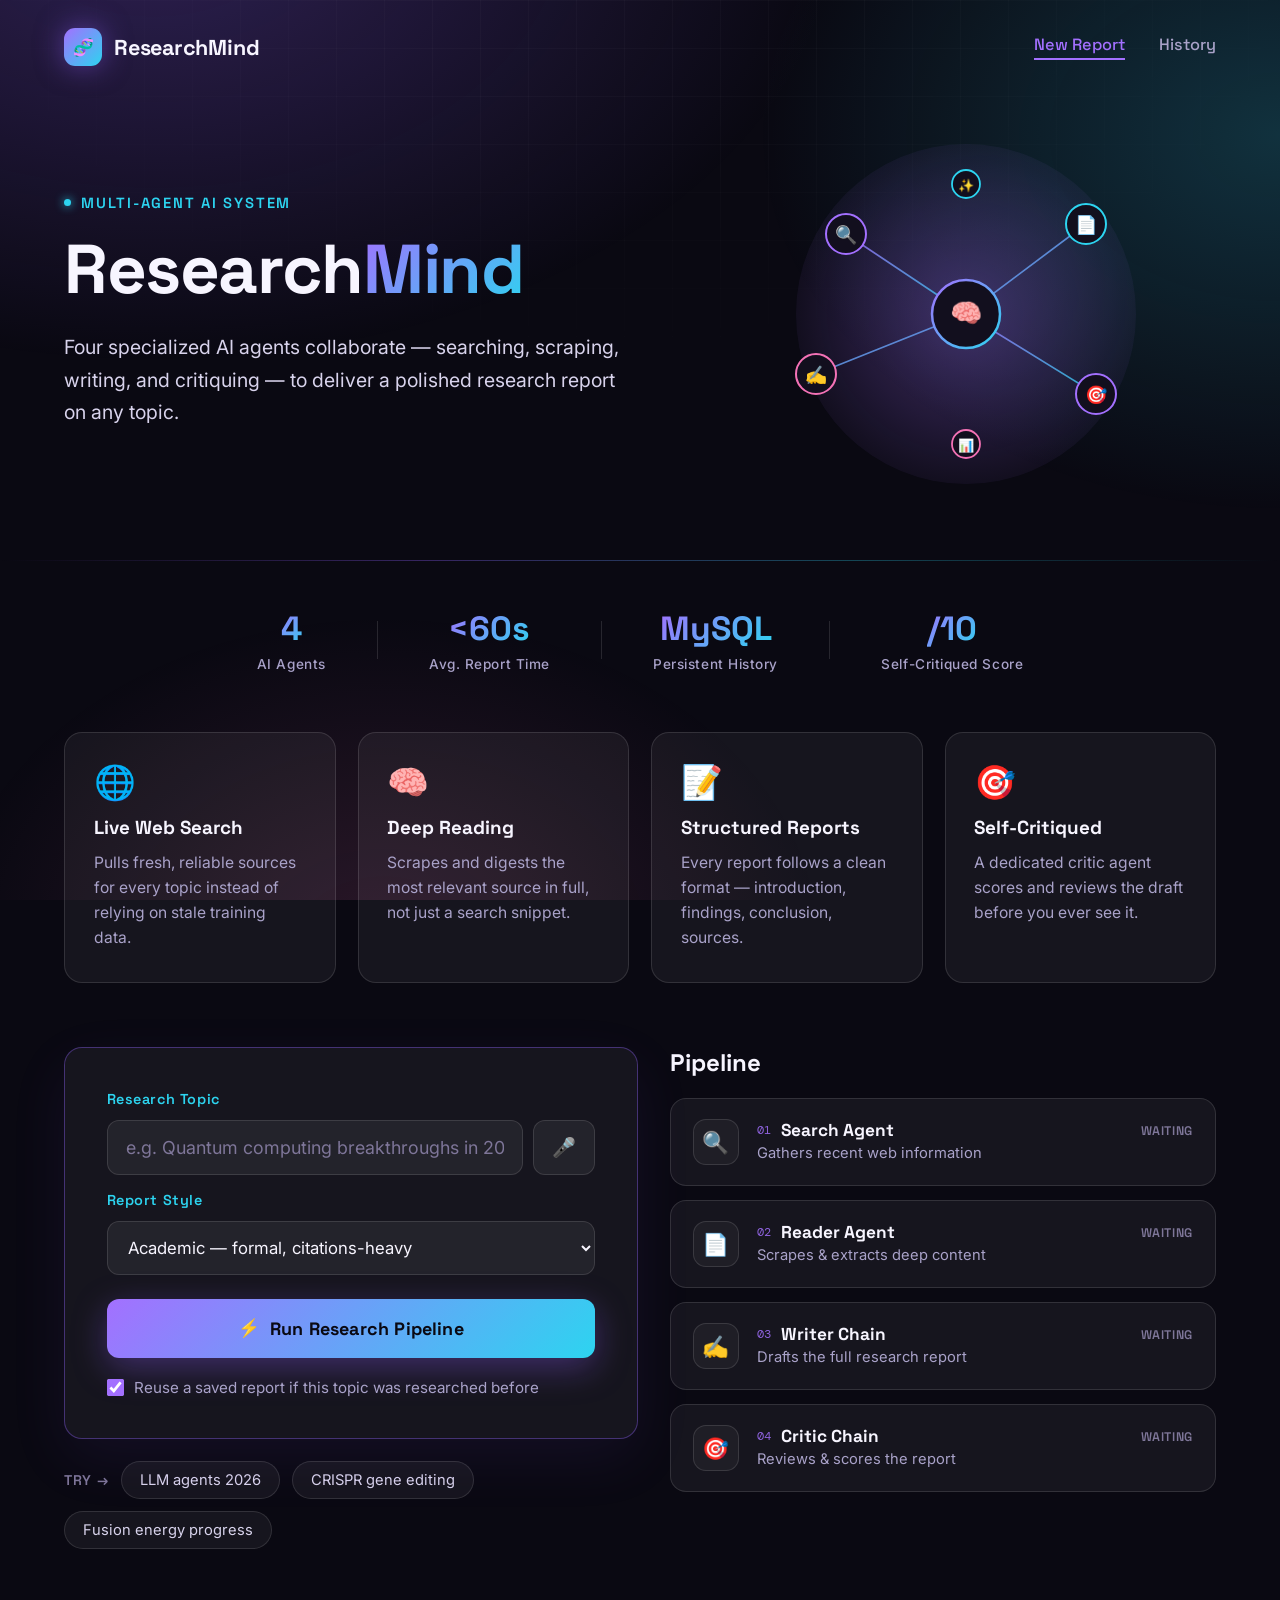
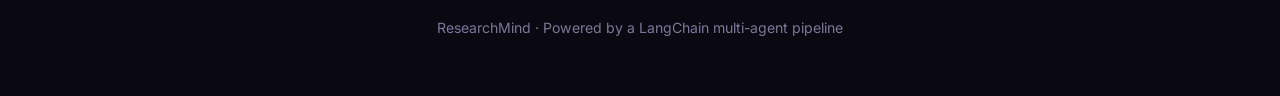
<file: frontant/index.html>
<!DOCTYPE html>
<html lang="en">
<head>
<meta charset="UTF-8">
<meta name="viewport" content="width=device-width, initial-scale=1.0">
<title>ResearchMind — AI Research Assistant</title>
<link rel="stylesheet" href="style.css">
<link rel="preconnect" href="https://fonts.googleapis.com">
<link href="https://fonts.googleapis.com/css2?family=Space+Grotesk:wght@500;600;700&family=DM+Mono:wght@300;400;500&family=Inter:wght@400;500;600&display=swap" rel="stylesheet">
</head>
<body>

  <div class="bg-glow"></div>
  <div class="bg-grid"></div>

  <nav class="navbar">
    <div class="brand">
      <span class="brand-mark">🧬</span>
      <span class="brand-name">ResearchMind</span>
    </div>
    <div class="nav-links">
      <a href="index.html" class="active">New Report</a>
      <a href="history.html">History</a>
    </div>
  </nav>

  <header class="hero">
    <div class="hero-copy">
      <span class="eyebrow"><span class="dot"></span> Multi-Agent AI System</span>
      <h1 class="logo-lockup">Research<em>Mind</em></h1>
      <p class="subtext">Four specialized AI agents collaborate — searching, scraping, writing, and critiquing — to deliver a polished research report on any topic.</p>
    </div>
    <div class="hero-visual" aria-hidden="true">
      <svg viewBox="0 0 420 380" xmlns="http://www.w3.org/2000/svg">
        <defs>
          <linearGradient id="g1" x1="0" y1="0" x2="1" y2="1">
            <stop offset="0%" stop-color="#a370ff"/>
            <stop offset="100%" stop-color="#2dd4f0"/>
          </linearGradient>
          <radialGradient id="g2" cx="50%" cy="50%" r="60%">
            <stop offset="0%" stop-color="#a370ff" stop-opacity="0.35"/>
            <stop offset="100%" stop-color="#a370ff" stop-opacity="0"/>
          </radialGradient>
        </defs>
        <circle cx="210" cy="190" r="170" fill="url(#g2)"/>
        <g fill="none" stroke="url(#g1)" stroke-width="1.6" opacity="0.8">
          <line x1="210" y1="190" x2="90" y2="110"/>
          <line x1="210" y1="190" x2="330" y2="100"/>
          <line x1="210" y1="190" x2="60" y2="250"/>
          <line x1="210" y1="190" x2="340" y2="270"/>
          <line x1="210" y1="190" x2="210" y2="60"/>
          <line x1="210" y1="190" x2="210" y2="320"/>
        </g>
        <circle cx="210" cy="190" r="34" fill="#120f1e" stroke="url(#g1)" stroke-width="2.5"/>
        <text x="210" y="198" text-anchor="middle" font-size="26">🧠</text>
        <g>
          <circle cx="90" cy="110" r="20" fill="#120f1e" stroke="#a370ff" stroke-width="2"/>
          <text x="90" y="117" text-anchor="middle" font-size="18">🔍</text>
        </g>
        <g>
          <circle cx="330" cy="100" r="20" fill="#120f1e" stroke="#2dd4f0" stroke-width="2"/>
          <text x="330" y="107" text-anchor="middle" font-size="18">📄</text>
        </g>
        <g>
          <circle cx="60" cy="250" r="20" fill="#120f1e" stroke="#f472b6" stroke-width="2"/>
          <text x="60" y="257" text-anchor="middle" font-size="18">✍️</text>
        </g>
        <g>
          <circle cx="340" cy="270" r="20" fill="#120f1e" stroke="#a370ff" stroke-width="2"/>
          <text x="340" y="277" text-anchor="middle" font-size="18">🎯</text>
        </g>
        <g>
          <circle cx="210" cy="60" r="14" fill="#120f1e" stroke="#2dd4f0" stroke-width="1.8"/>
          <text x="210" y="66" text-anchor="middle" font-size="13">✨</text>
        </g>
        <g>
          <circle cx="210" cy="320" r="14" fill="#120f1e" stroke="#f472b6" stroke-width="1.8"/>
          <text x="210" y="326" text-anchor="middle" font-size="13">📊</text>
        </g>
      </svg>
    </div>
  </header>

  <div class="divider"></div>

  <section class="stats-strip">
    <div class="stat-item">
      <span class="stat-number">4</span>
      <span class="stat-label">AI Agents</span>
    </div>
    <div class="stat-divider"></div>
    <div class="stat-item">
      <span class="stat-number">&lt;60s</span>
      <span class="stat-label">Avg. Report Time</span>
    </div>
    <div class="stat-divider"></div>
    <div class="stat-item">
      <span class="stat-number">MySQL</span>
      <span class="stat-label">Persistent History</span>
    </div>
    <div class="stat-divider"></div>
    <div class="stat-item">
      <span class="stat-number">/10</span>
      <span class="stat-label">Self-Critiqued Score</span>
    </div>
  </section>

  <section class="feature-grid">
    <div class="feature-card">
      <div class="feature-icon">🌐</div>
      <h4>Live Web Search</h4>
      <p>Pulls fresh, reliable sources for every topic instead of relying on stale training data.</p>
    </div>
    <div class="feature-card">
      <div class="feature-icon">🧠</div>
      <h4>Deep Reading</h4>
      <p>Scrapes and digests the most relevant source in full, not just a search snippet.</p>
    </div>
    <div class="feature-card">
      <div class="feature-icon">📝</div>
      <h4>Structured Reports</h4>
      <p>Every report follows a clean format — introduction, findings, conclusion, sources.</p>
    </div>
    <div class="feature-card">
      <div class="feature-icon">🎯</div>
      <h4>Self-Critiqued</h4>
      <p>A dedicated critic agent scores and reviews the draft before you ever see it.</p>
    </div>
  </section>

  <section class="main-grid">

    <div class="input-col">
      <form id="research-form" class="input-card">
        <label for="topic-input" class="input-label">Research Topic</label>
        <div class="input-with-mic">
          <input
            type="text"
            id="topic-input"
            placeholder="e.g. Quantum computing breakthroughs in 2026"
            autocomplete="off"
            required
          >
          <button type="button" id="mic-btn" title="Speak your topic">🎤</button>
        </div>

        <label for="template-select" class="input-label" style="margin-top: 16px;">Report Style</label>
        <select id="template-select">
          <option value="academic">Academic — formal, citations-heavy</option>
          <option value="business">Business — concise, action-oriented</option>
          <option value="casual">Casual — simple, easy to read</option>
        </select>

        <button type="submit" id="submit-btn">
          <span class="btn-bolt">⚡</span>
          <span class="btn-label">Run Research Pipeline</span>
        </button>

        <label class="cache-toggle">
          <input type="checkbox" id="use-cache" checked>
          <span>Reuse a saved report if this topic was researched before</span>
        </label>
      </form>

      <div class="chips">
        <span class="chips-label">TRY →</span>
        <span class="chip" data-topic="LLM agents in 2026">LLM agents 2026</span>
        <span class="chip" data-topic="CRISPR gene editing">CRISPR gene editing</span>
        <span class="chip" data-topic="Fusion energy progress">Fusion energy progress</span>
      </div>
    </div>

    <div class="pipeline-col">
      <h3 class="pipeline-heading">Pipeline</h3>

      <div class="step-card" data-step="search">
        <div class="step-icon">🔍</div>
        <div class="step-info">
          <div class="step-top">
            <span class="step-num">01</span>
            <span class="step-title">Search Agent</span>
          </div>
          <span class="step-desc">Gathers recent web information</span>
        </div>
        <span class="step-status">WAITING</span>
      </div>

      <div class="step-card" data-step="read">
        <div class="step-icon">📄</div>
        <div class="step-info">
          <div class="step-top">
            <span class="step-num">02</span>
            <span class="step-title">Reader Agent</span>
          </div>
          <span class="step-desc">Scrapes &amp; extracts deep content</span>
        </div>
        <span class="step-status">WAITING</span>
      </div>

      <div class="step-card" data-step="write">
        <div class="step-icon">✍️</div>
        <div class="step-info">
          <div class="step-top">
            <span class="step-num">03</span>
            <span class="step-title">Writer Chain</span>
          </div>
          <span class="step-desc">Drafts the full research report</span>
        </div>
        <span class="step-status">WAITING</span>
      </div>

      <div class="step-card" data-step="critic">
        <div class="step-icon">🎯</div>
        <div class="step-info">
          <div class="step-top">
            <span class="step-num">04</span>
            <span class="step-title">Critic Chain</span>
          </div>
          <span class="step-desc">Reviews &amp; scores the report</span>
        </div>
        <span class="step-status">WAITING</span>
      </div>
    </div>

  </section>

  <!-- Result Panel -->
  <section id="result-panel" class="result-panel hidden">

    <div class="result-header">
      <div>
        <p class="result-topic-label">Report on</p>
        <h2 id="result-topic"></h2>
      </div>
      <div class="result-actions">
        <span id="cache-badge" class="badge hidden">From history</span>
        <button id="download-btn" class="ghost-btn">Download .md</button>
      </div>
    </div>

    <div class="result-grid">
      <article class="report-card">
        <h3>Report</h3>
        <div id="report-content" class="report-body"></div>
      </article>

      <aside class="critic-card">
        <h3>Critic Review</h3>
        <div id="critic-content" class="critic-body"></div>
      </aside>
    </div>
  </section>

  <div id="error-banner" class="error-banner hidden"></div>

  <p class="footer-notice">ResearchMind · Powered by a LangChain multi-agent pipeline</p>

  <script src="render.js"></script>
  <script src="script.js"></script>
</body>
</html>
</file>
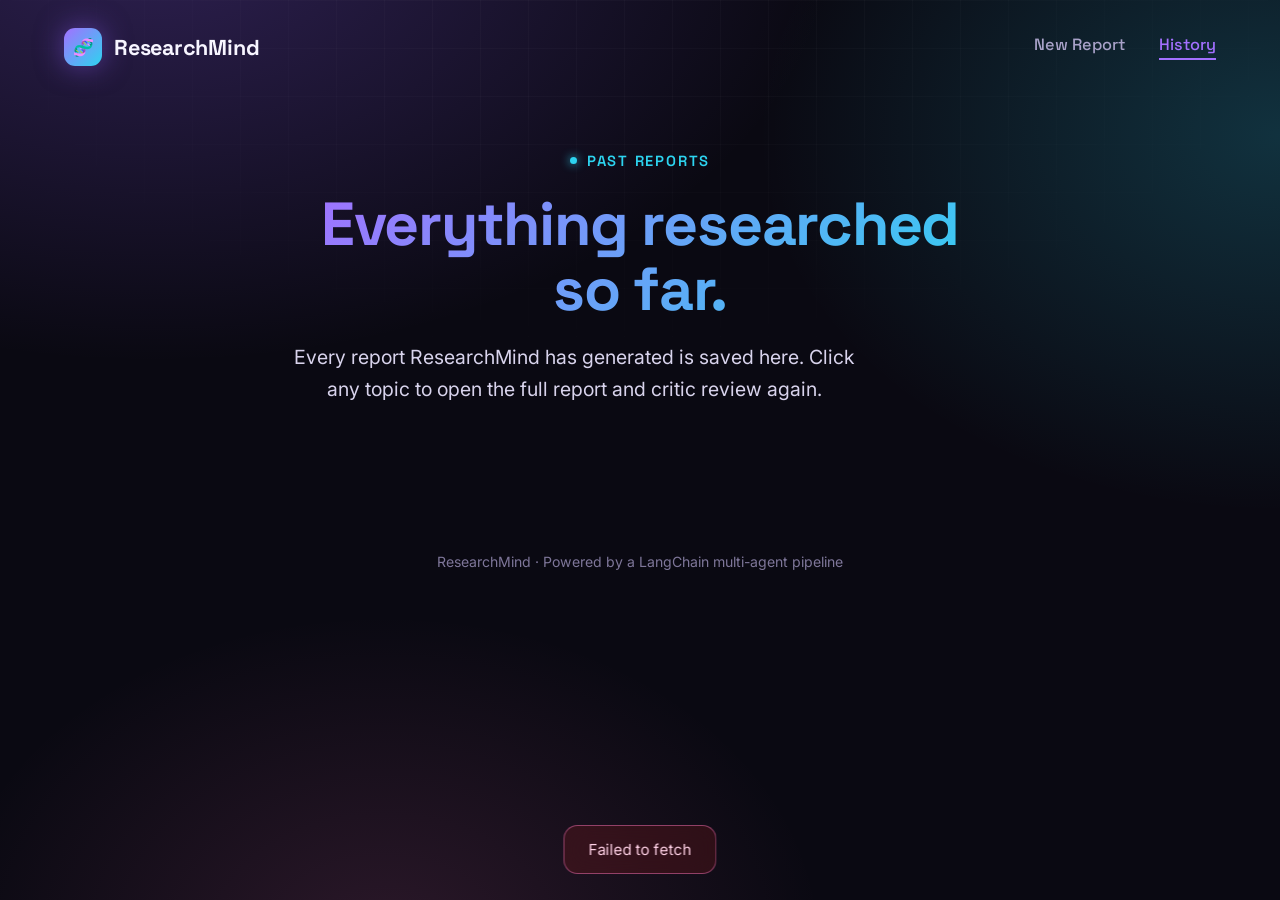
<file: frontant/history.html>
<!DOCTYPE html>
<html lang="en">
<head>
<meta charset="UTF-8">
<meta name="viewport" content="width=device-width, initial-scale=1.0">
<title>History — ResearchMind</title>
<link rel="stylesheet" href="style.css">
<link rel="preconnect" href="https://fonts.googleapis.com">
<link href="https://fonts.googleapis.com/css2?family=Space+Grotesk:wght@500;600;700&family=DM+Mono:wght@300;400;500&family=Inter:wght@400;500;600&display=swap" rel="stylesheet">
</head>
<body>

  <div class="bg-glow"></div>
  <div class="bg-grid"></div>

  <nav class="navbar">
    <div class="brand">
      <span class="brand-mark">🧬</span>
      <span class="brand-name">ResearchMind</span>
    </div>
    <div class="nav-links">
      <a href="index.html">New Report</a>
      <a href="history.html" class="active">History</a>
    </div>
  </nav>

  <main class="history-hero">
    <p class="eyebrow" style="justify-content:center;"><span class="dot"></span> Past Reports</p>
    <h1>Everything researched<br>so far.</h1>
    <p class="subtext">Every report ResearchMind has generated is saved here. Click any topic to open the full report and critic review again.</p>
  </main>

  <section class="history-panel">
    <div id="history-list" class="history-list">
      <!-- Rows get injected here by history.js -->
    </div>

    <div id="empty-state" class="empty-state hidden">
      <p>No reports yet.</p>
      <a href="index.html" class="ghost-btn">Generate your first report →</a>
    </div>
  </section>

  <!-- Detail view (shown when a history row is clicked) -->
  <section id="detail-panel" class="result-panel hidden">
    <div class="result-header">
      <div>
        <p class="result-topic-label">Report on</p>
        <h2 id="detail-topic"></h2>
      </div>
      <div class="result-actions">
        <button id="back-btn" class="ghost-btn">← Back to list</button>
      </div>
    </div>

    <div class="result-grid">
      <article class="report-card">
        <h3>Report</h3>
        <div id="detail-report" class="report-body"></div>
      </article>

      <aside class="critic-card">
        <h3>Critic Review</h3>
        <div id="detail-feedback" class="critic-body"></div>
      </aside>
    </div>
  </section>

  <div id="error-banner" class="error-banner hidden"></div>

  <p class="footer-notice">ResearchMind · Powered by a LangChain multi-agent pipeline</p>

  <script src="render.js"></script>
  <script src="history.js"></script>
</body>
</html>
</file>
<file: frontant/style.css>
:root {
  --bg: #0a0912;
  --bg-2: #120f1e;
  --surface: rgba(255, 255, 255, 0.05);
  --surface-2: rgba(255, 255, 255, 0.035);
  --border: rgba(255, 255, 255, 0.12);
  --border-violet: rgba(139, 92, 246, 0.4);
  --border-cyan: rgba(34, 211, 238, 0.35);

  --ink: #f7f5ff;
  --ink-dim: #d8d3ec;
  --ink-faint: #a9a2c9;
  --ink-ghost: #7e7699;

  --violet: #a370ff;
  --violet-2: #7c3aed;
  --violet-soft: rgba(163, 112, 255, 0.16);
  --cyan: #2dd4f0;
  --cyan-2: #0ea5c4;
  --cyan-soft: rgba(45, 212, 240, 0.14);
  --pink: #f472b6;

  --gradient: linear-gradient(135deg, var(--violet) 0%, var(--cyan) 100%);

  --font-display: 'Space Grotesk', sans-serif;
  --font-body: 'Inter', sans-serif;
  --font-mono: 'DM Mono', monospace;

  --radius: 18px;
  --max: 1480px;
}

* { margin: 0; padding: 0; box-sizing: border-box; }

html { scroll-behavior: smooth; }

body {
  background: var(--bg);
  color: var(--ink);
  font-family: var(--font-body);
  font-weight: 400;
  font-size: 17px;
  min-height: 100vh;
  position: relative;
  overflow-x: hidden;
}

.hidden { display: none !important; }

/* ---------------- Background ---------------- */
.bg-glow {
  position: fixed;
  inset: 0;
  z-index: -2;
  background: var(--bg);
}
.bg-glow::before {
  content: "";
  position: fixed;
  inset: 0;
  z-index: -2;
  background:
    radial-gradient(ellipse 1100px 700px at 12% -8%, rgba(139,92,246,0.28) 0%, transparent 62%),
    radial-gradient(ellipse 900px 650px at 100% 15%, rgba(45,212,240,0.20) 0%, transparent 58%),
    radial-gradient(ellipse 800px 600px at 30% 105%, rgba(244,114,182,0.14) 0%, transparent 55%);
}
.bg-grid {
  position: fixed;
  inset: 0;
  z-index: -1;
  background-image:
    linear-gradient(rgba(255,255,255,0.025) 1px, transparent 1px),
    linear-gradient(90deg, rgba(255,255,255,0.025) 1px, transparent 1px);
  background-size: 48px 48px;
  mask-image: radial-gradient(ellipse 80% 60% at 50% 0%, black 20%, transparent 75%);
}

/* ---------------- Navbar ---------------- */
.navbar {
  display: flex;
  justify-content: space-between;
  align-items: center;
  padding: 28px 5vw;
  max-width: var(--max);
  margin: 0 auto;
}

.brand {
  display: flex;
  align-items: center;
  gap: 12px;
  font-family: var(--font-display);
  font-weight: 700;
  font-size: 1.35rem;
  letter-spacing: -0.01em;
}

.brand-mark {
  width: 38px;
  height: 38px;
  border-radius: 11px;
  background: var(--gradient);
  display: flex;
  align-items: center;
  justify-content: center;
  font-size: 1.05rem;
  box-shadow: 0 0 28px rgba(139, 92, 246, 0.5);
  color: #0a0912;
}
.brand-mark svg circle, .brand-mark svg path { stroke: #0a0912 !important; fill: #0a0912 !important; }

.nav-links { display: flex; gap: 34px; }

.nav-links a {
  color: var(--ink-faint);
  text-decoration: none;
  font-family: var(--font-display);
  font-weight: 500;
  font-size: 1.02rem;
  padding-bottom: 3px;
  border-bottom: 2px solid transparent;
  transition: color 0.2s ease, border-color 0.2s ease;
}

.nav-links a:hover { color: var(--ink); }
.nav-links a.active { color: var(--violet); border-color: var(--violet); }

/* ---------------- Hero (two-column with illustration) ---------------- */
.hero {
  max-width: var(--max);
  margin: 30px auto 0;
  padding: 0 5vw;
  display: flex;
  align-items: center;
  justify-content: space-between;
  gap: 40px;
  text-align: left;
}

.hero-copy { flex: 1.1; max-width: 640px; }
.hero-mark { display: none; }

.eyebrow {
  display: inline-flex;
  align-items: center;
  gap: 10px;
  font-family: var(--font-display);
  font-size: 0.92rem;
  font-weight: 600;
  letter-spacing: 0.12em;
  color: var(--cyan);
  text-transform: uppercase;
  margin-bottom: 22px;
}

.eyebrow .dot {
  width: 7px; height: 7px; border-radius: 50%;
  background: var(--cyan);
  box-shadow: 0 0 10px var(--cyan);
}

.logo-lockup, .hero h1 {
  font-family: var(--font-display);
  font-size: clamp(3rem, 5.4vw, 4.6rem);
  font-weight: 700;
  line-height: 1.04;
  letter-spacing: -0.02em;
  margin-bottom: 26px;
}

.logo-lockup em, .hero h1 em {
  font-style: normal;
  background: var(--gradient);
  -webkit-background-clip: text;
  background-clip: text;
  color: transparent;
}

.subtext {
  color: var(--ink-dim);
  font-weight: 400;
  font-size: 1.22rem;
  line-height: 1.65;
  max-width: 560px;
  margin: 0 0 10px;
}

.hero-visual {
  flex: 0.9;
  display: flex;
  justify-content: center;
  align-items: center;
}
.hero-visual svg { width: 100%; max-width: 420px; height: auto; }

.divider {
  height: 1px;
  background: linear-gradient(90deg, transparent, rgba(139,92,246,0.35), rgba(45,212,240,0.3), transparent);
  margin: 56px auto 0;
  max-width: var(--max);
}

/* ---------------- Stats strip ---------------- */
.stats-strip {
  display: flex;
  align-items: center;
  justify-content: center;
  gap: 4vw;
  max-width: var(--max);
  margin: 46px auto 60px;
  padding: 0 5vw;
  flex-wrap: wrap;
}

.stat-item { display: flex; flex-direction: column; align-items: center; gap: 6px; }

.stat-number {
  font-family: var(--font-display);
  font-weight: 700;
  font-size: 2.1rem;
  background: var(--gradient);
  -webkit-background-clip: text;
  background-clip: text;
  color: transparent;
}

.stat-label {
  font-family: var(--font-body);
  font-size: 0.85rem;
  font-weight: 500;
  letter-spacing: 0.04em;
  color: var(--ink-faint);
}

.stat-divider { width: 1px; height: 38px; background: var(--border); }

/* ---------------- Feature grid ---------------- */
.feature-grid {
  display: grid;
  grid-template-columns: repeat(4, 1fr);
  gap: 22px;
  max-width: var(--max);
  margin: 0 auto 64px;
  padding: 0 5vw;
}

.feature-card {
  background: var(--surface);
  border: 1px solid var(--border);
  border-radius: var(--radius);
  padding: 2rem 1.8rem;
  backdrop-filter: blur(10px);
  transition: border-color 0.25s ease, transform 0.2s ease, background 0.25s ease;
}

.feature-card:hover {
  border-color: var(--border-violet);
  transform: translateY(-4px);
  background: var(--violet-soft);
}

.feature-icon {
  font-size: 2.1rem;
  margin-bottom: 16px;
  line-height: 1;
}

.feature-card h4 {
  font-family: var(--font-display);
  font-weight: 700;
  font-size: 1.18rem;
  margin-bottom: 10px;
  color: var(--ink);
}

.feature-card p {
  font-family: var(--font-body);
  font-weight: 400;
  font-size: 0.98rem;
  line-height: 1.6;
  color: var(--ink-faint);
}

@media (max-width: 980px) { .feature-grid { grid-template-columns: repeat(2, 1fr); } }
@media (max-width: 600px) { .feature-grid { grid-template-columns: 1fr; } }

/* ---------------- Main grid ---------------- */
.main-grid {
  display: grid;
  grid-template-columns: 1.05fr 1fr;
  gap: 32px;
  max-width: var(--max);
  margin: 0 auto;
  padding: 0 5vw 70px;
  align-items: start;
}

.input-col { display: flex; flex-direction: column; gap: 22px; }

.input-card {
  background: var(--surface);
  border: 1px solid var(--border-violet);
  border-radius: var(--radius);
  padding: 2.6rem 2.6rem;
  backdrop-filter: blur(12px);
  box-shadow: 0 20px 60px rgba(139, 92, 246, 0.08);
}

.input-label {
  display: block;
  font-family: var(--font-display);
  font-size: 0.9rem;
  font-weight: 600;
  letter-spacing: 0.04em;
  color: var(--cyan);
  margin-bottom: 12px;
}

.input-card input[type="text"] {
  width: 100%;
  background: rgba(255,255,255,0.06);
  border: 1.5px solid var(--border);
  border-radius: 12px;
  color: var(--ink);
  font-family: var(--font-body);
  font-size: 1.12rem;
  padding: 16px 18px;
  outline: none;
  margin-bottom: 22px;
  transition: border-color 0.2s ease, box-shadow 0.2s ease;
}

.input-card input[type="text"]:focus { border-color: var(--violet); box-shadow: 0 0 0 4px var(--violet-soft); }
.input-card input[type="text"]::placeholder { color: var(--ink-ghost); }

#template-select {
  width: 100%;
  background: rgba(255,255,255,0.06);
  border: 1.5px solid var(--border);
  border-radius: 12px;
  color: var(--ink);
  font-family: var(--font-body);
  font-size: 1.05rem;
  padding: 15px 16px;
  outline: none;
  margin-bottom: 24px;
  cursor: pointer;
}
#template-select:focus { border-color: var(--violet); }

.input-card button[type="submit"] {
  display: flex;
  align-items: center;
  justify-content: center;
  gap: 10px;
  width: 100%;
  background: var(--gradient);
  color: #0a0912;
  border: none;
  border-radius: 12px;
  padding: 18px 22px;
  font-family: var(--font-display);
  font-weight: 700;
  font-size: 1.12rem;
  letter-spacing: 0.01em;
  cursor: pointer;
  box-shadow: 0 10px 34px rgba(139, 92, 246, 0.35);
  transition: transform 0.15s ease, box-shadow 0.15s ease, opacity 0.15s ease;
}

.input-card button[type="submit"]:hover {
  transform: translateY(-2px);
  box-shadow: 0 14px 42px rgba(139, 92, 246, 0.48);
}
.input-card button[type="submit"]:disabled { opacity: 0.5; cursor: not-allowed; transform: none; }

.btn-arrow, .btn-bolt { display: inline-block; font-size: 1.1rem; transition: transform 0.2s ease; }
.input-card button[type="submit"]:hover .btn-arrow { transform: translateX(4px); }

.cache-toggle {
  display: flex;
  align-items: center;
  justify-content: flex-start;
  gap: 10px;
  margin-top: 20px;
  color: var(--ink-faint);
  font-family: var(--font-body);
  font-size: 0.95rem;
  cursor: pointer;
}
.cache-toggle input { accent-color: var(--violet); width: 17px; height: 17px; }

/* ---------------- Chips ---------------- */
.chips { display: flex; gap: 12px; flex-wrap: wrap; align-items: center; }

.chip {
  background: var(--surface);
  border: 1px solid var(--border);
  border-radius: 999px;
  padding: 9px 18px;
  font-size: 0.92rem;
  font-family: var(--font-body);
  color: var(--ink-dim);
  cursor: pointer;
  transition: border-color 0.2s ease, color 0.2s ease, background 0.2s ease;
}
.chip:hover { border-color: var(--cyan); color: var(--cyan); background: var(--cyan-soft); }

.chips-label {
  font-family: var(--font-display);
  font-weight: 600;
  font-size: 0.88rem;
  letter-spacing: 0.05em;
  color: var(--ink-ghost);
}

/* ---------------- Pipeline column ---------------- */
.pipeline-heading {
  font-family: var(--font-display);
  font-weight: 700;
  font-size: 1.5rem;
  margin-bottom: 20px;
}

.step-card {
  display: flex;
  align-items: flex-start;
  gap: 18px;
  background: var(--surface);
  border: 1px solid var(--border);
  border-radius: 16px;
  padding: 20px 22px;
  margin-bottom: 14px;
  transition: border-color 0.3s ease, background 0.3s ease, transform 0.2s ease;
}

.step-card.running { border-color: var(--border-violet); background: var(--violet-soft); transform: translateX(4px); }
.step-card.done { border-color: var(--border-cyan); background: var(--cyan-soft); }

.step-icon {
  width: 46px;
  height: 46px;
  border-radius: 13px;
  border: 1.5px solid var(--border);
  background: rgba(255,255,255,0.04);
  display: flex;
  align-items: center;
  justify-content: center;
  font-size: 1.35rem;
  flex-shrink: 0;
  transition: border-color 0.3s ease;
}
.step-card.running .step-icon { border-color: var(--violet); }
.step-card.done .step-icon { border-color: var(--cyan); }

.step-info { flex: 1; display: flex; flex-direction: column; gap: 3px; }
.step-top { display: flex; align-items: center; gap: 10px; }

.step-num {
  font-family: var(--font-mono);
  font-size: 0.78rem;
  color: var(--violet);
  opacity: 0.85;
}

.step-title { font-family: var(--font-display); font-weight: 700; font-size: 1.08rem; }
.step-desc { font-family: var(--font-body); font-weight: 400; font-size: 0.92rem; color: var(--ink-faint); }

.step-status {
  margin-left: auto;
  flex-shrink: 0;
  font-family: var(--font-display);
  font-weight: 600;
  font-size: 0.78rem;
  letter-spacing: 0.05em;
  color: var(--ink-ghost);
  padding-top: 4px;
}
.step-card.running .step-status { color: var(--violet); }
.step-card.done .step-status { color: var(--cyan); }

@media (max-width: 980px) { .main-grid { grid-template-columns: 1fr; } }

/* ---------------- Result Panel ---------------- */
.result-panel {
  max-width: var(--max);
  margin: 10px auto 100px;
  padding: 0 5vw;
}

.result-header {
  display: flex;
  justify-content: space-between;
  align-items: flex-end;
  margin-bottom: 30px;
  flex-wrap: wrap;
  gap: 16px;
}

.result-topic-label {
  font-family: var(--font-display);
  font-weight: 600;
  font-size: 0.92rem;
  letter-spacing: 0.04em;
  color: var(--cyan);
  margin-bottom: 10px;
}

.result-header h2 {
  font-family: var(--font-display);
  font-size: 2.3rem;
  font-weight: 700;
  letter-spacing: -0.01em;
}

.result-actions { display: flex; align-items: center; gap: 14px; }

.badge {
  font-family: var(--font-display);
  font-weight: 600;
  font-size: 0.85rem;
  color: var(--cyan);
  border: 1px solid var(--border-cyan);
  background: var(--cyan-soft);
  padding: 8px 16px;
  border-radius: 999px;
}

.ghost-btn {
  background: transparent;
  border: 1.5px solid var(--border);
  color: var(--ink-dim);
  padding: 11px 20px;
  border-radius: 999px;
  font-family: var(--font-display);
  font-weight: 600;
  font-size: 0.9rem;
  cursor: pointer;
  transition: border-color 0.2s ease, color 0.2s ease, background 0.2s ease;
}
.ghost-btn:hover { border-color: var(--violet); color: var(--violet); background: var(--violet-soft); }

.result-grid {
  display: grid;
  grid-template-columns: 1.7fr 1fr;
  gap: 26px;
  align-items: start;
}

.report-card, .critic-card {
  border-radius: var(--radius);
  padding: 2.4rem 2.6rem;
  backdrop-filter: blur(10px);
}

.report-card { background: var(--surface); border: 1px solid var(--border-violet); }
.critic-card { background: var(--surface); border: 1px solid var(--border-cyan); }

.report-card h3, .critic-card h3 {
  font-family: var(--font-display);
  font-size: 1rem;
  font-weight: 700;
  letter-spacing: 0.03em;
  margin-bottom: 1.3rem;
  padding-bottom: 0.9rem;
}
.report-card h3 { color: var(--violet); border-bottom: 1px solid var(--border-violet); }
.critic-card h3 { color: var(--cyan); border-bottom: 1px solid var(--border-cyan); }

.report-body {
  color: var(--ink-dim);
  font-weight: 400;
  line-height: 1.85;
  font-size: 1.04rem;
}
.report-body p { margin-bottom: 16px; }
.report-body h2, .report-body h3, .report-body h4 {
  color: var(--ink);
  font-family: var(--font-display);
  font-weight: 700;
  margin: 26px 0 12px;
}
.report-body h2:first-child, .report-body h3:first-child { margin-top: 0; }
.report-body ul { margin: 8px 0 16px 22px; }
.report-body li { margin-bottom: 9px; }
.report-body a {
  color: var(--violet);
  text-decoration: none;
  border-bottom: 1px solid var(--border-violet);
  transition: border-color 0.2s ease, opacity 0.2s ease;
  word-break: break-word;
}
.report-body a:hover { border-color: var(--violet); opacity: 0.85; }

/* ---------------- Critic score ---------------- */
.score-display {
  display: flex;
  align-items: baseline;
  gap: 8px;
  margin-bottom: 20px;
  padding-bottom: 20px;
  border-bottom: 1px solid var(--border-cyan);
}
.score-number {
  font-family: var(--font-display);
  font-size: 3rem;
  font-weight: 700;
  background: var(--gradient);
  -webkit-background-clip: text;
  background-clip: text;
  color: transparent;
  line-height: 1;
}
.score-max { font-family: var(--font-body); color: var(--ink-ghost); font-size: 1.1rem; }

.critic-body { color: var(--ink-dim); font-weight: 400; line-height: 1.85; font-size: 0.98rem; }
.critic-body p { margin-bottom: 13px; }
.critic-body ul { margin: 6px 0 14px 20px; }
.critic-body li { margin-bottom: 9px; }
.critic-body strong { color: var(--ink); font-weight: 600; }
.critic-body a { color: var(--cyan); }

/* ---------------- Error banner ---------------- */
.error-banner {
  position: fixed;
  bottom: 26px;
  left: 50%;
  transform: translateX(-50%);
  background: rgba(139, 30, 30, 0.25);
  border: 1px solid rgba(244, 114, 182, 0.5);
  color: #ffd1e6;
  padding: 14px 24px;
  border-radius: 14px;
  font-family: var(--font-body);
  font-size: 0.95rem;
  backdrop-filter: blur(14px);
  max-width: 90%;
  z-index: 50;
}

/* ---------------- History Page ---------------- */
.history-hero {
  max-width: 820px;
  margin: 54px auto 0;
  padding: 0 5vw;
  text-align: center;
}
.history-hero h1 {
  font-family: var(--font-display);
  font-size: clamp(2.6rem, 5.5vw, 3.8rem);
  font-weight: 700;
  line-height: 1.08;
  letter-spacing: -0.02em;
  margin-bottom: 18px;
  background: var(--gradient);
  -webkit-background-clip: text;
  background-clip: text;
  color: transparent;
}

.history-panel {
  max-width: 920px;
  margin: 48px auto 100px;
  padding: 0 5vw;
}

.history-list { display: flex; flex-direction: column; gap: 12px; }

.history-row {
  display: flex;
  justify-content: space-between;
  align-items: center;
  background: var(--surface);
  border: 1px solid var(--border);
  border-radius: 16px;
  padding: 22px 26px;
  cursor: pointer;
  transition: border-color 0.2s ease, transform 0.15s ease, background 0.2s ease;
}

.history-row:hover { border-color: var(--border-violet); transform: translateX(5px); background: var(--violet-soft); }

.history-row-topic {
  font-family: var(--font-display);
  font-weight: 700;
  font-size: 1.08rem;
  display: flex;
  align-items: center;
  gap: 12px;
}
.history-row-topic::before {
  content: "";
  width: 8px; height: 8px; border-radius: 50%;
  background: var(--gradient);
  flex-shrink: 0;
}
.history-row-date { font-family: var(--font-body); font-size: 0.86rem; color: var(--ink-ghost); }

.empty-state {
  text-align: center;
  padding: 80px 20px;
  color: var(--ink-ghost);
  display: flex;
  flex-direction: column;
  align-items: center;
  gap: 20px;
  font-family: var(--font-body);
  font-size: 1rem;
}
.empty-state .ghost-btn { text-decoration: none; display: inline-block; }

.skeleton-row {
  height: 70px;
  border-radius: 16px;
  background: linear-gradient(90deg, rgba(255,255,255,0.04) 25%, rgba(139,92,246,0.12) 50%, rgba(255,255,255,0.04) 75%);
  background-size: 200% 100%;
  animation: shimmer 1.4s infinite;
}
@keyframes shimmer { 0% { background-position: 200% 0; } 100% { background-position: -200% 0; } }

/* ---------------- Footer ---------------- */
.footer-notice {
  text-align: center;
  font-family: var(--font-body);
  font-size: 0.88rem;
  color: var(--ink-ghost);
  padding: 0 24px 60px;
}

/* ---------------- Load-in ---------------- */
.hero, .stats-strip, .feature-grid, .main-grid { animation: rise 0.6s ease both; }
.stats-strip { animation-delay: 0.08s; }
.feature-grid { animation-delay: 0.14s; }
.main-grid { animation-delay: 0.2s; }
@keyframes rise { from { opacity: 0; transform: translateY(12px); } to { opacity: 1; transform: translateY(0); } }
@media (prefers-reduced-motion: reduce) { .hero, .stats-strip, .feature-grid, .main-grid { animation: none; } }

/* ---------------- Responsive ---------------- */
@media (max-width: 980px) {
  .hero { flex-direction: column; text-align: center; }
  .hero-copy { max-width: 100%; }
  .subtext { margin-left: auto; margin-right: auto; }
  .eyebrow { justify-content: center; width: 100%; }
}
@media (max-width: 760px) {
  .navbar { padding: 22px 5vw; }
  .result-grid { grid-template-columns: 1fr; }
  body { font-size: 16px; }
}

/* ---------------- Voice Input ---------------- */
.input-with-mic {
  display: flex;
  gap: 10px;
  align-items: stretch;
}

.input-with-mic input[type="text"] {
  flex: 1;
  margin-bottom: 0;
}

#mic-btn {
  background: rgba(255,255,255,0.06);
  border: 1.5px solid var(--border);
  border-radius: 12px;
  font-size: 1.2rem;
  padding: 0 18px;
  cursor: pointer;
  color: var(--ink-dim);
  transition: border-color 0.2s ease, background 0.2s ease, color 0.2s ease;
}

#mic-btn:hover {
  border-color: var(--cyan);
  color: var(--cyan);
  background: var(--cyan-soft);
}

#mic-btn.listening {
  border-color: var(--pink);
  color: var(--pink);
  background: rgba(244, 114, 182, 0.15);
  animation: pulse-mic 1.1s infinite;
}

@keyframes pulse-mic {
  0% { box-shadow: 0 0 0 0 rgba(244, 114, 182, 0.4); }
  70% { box-shadow: 0 0 0 10px rgba(244, 114, 182, 0); }
  100% { box-shadow: 0 0 0 0 rgba(244, 114, 182, 0); }
}

@media (prefers-reduced-motion: reduce) {
  #mic-btn.listening { animation: none; }
}
</file>
